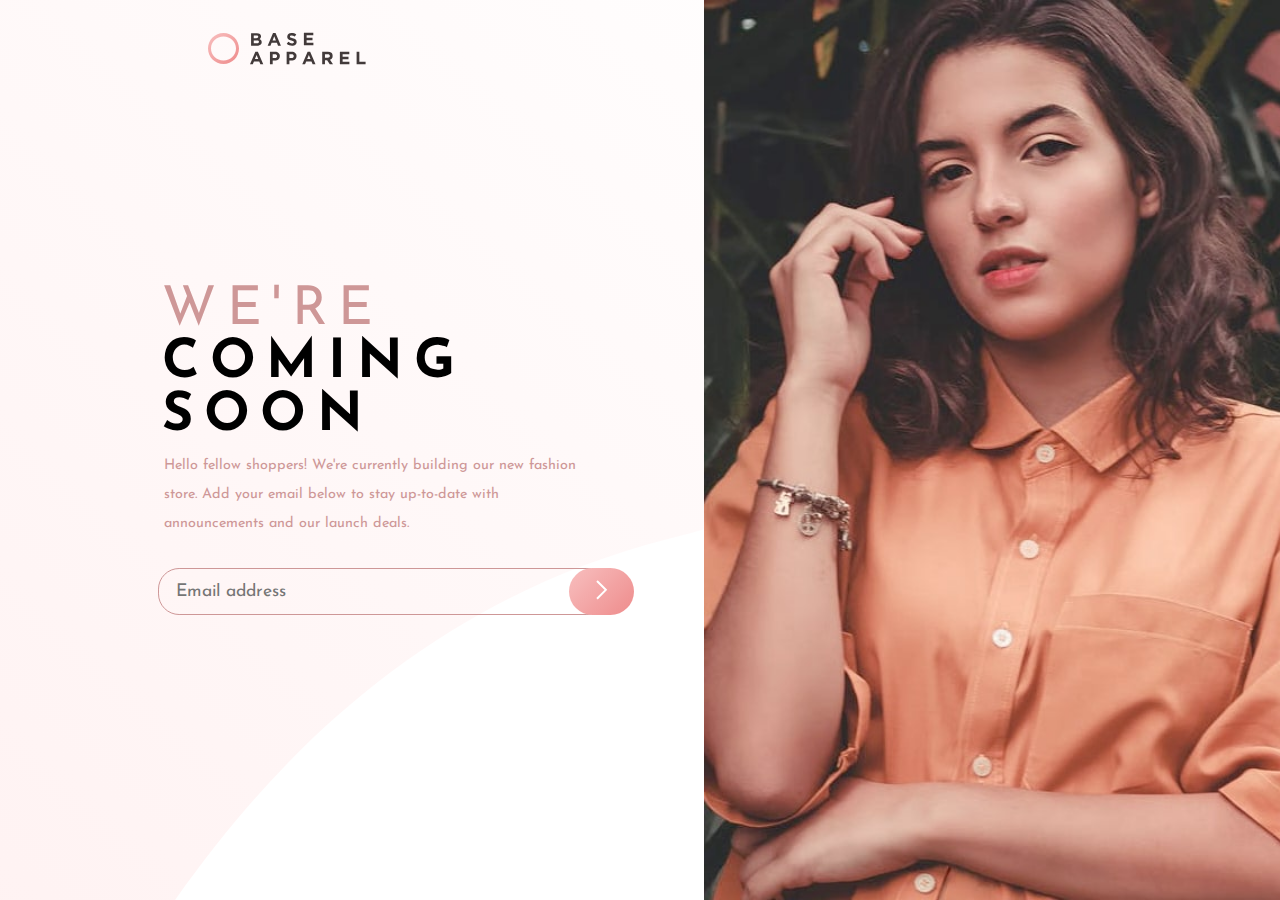
<file: index.html>
<!DOCTYPE html>
<html lang="en">
<head>
    <link rel="preconnect" href="https://fonts.googleapis.com">
<link rel="preconnect" href="https://fonts.gstatic.com" crossorigin>
<link href="https://fonts.googleapis.com/css2?family=Josefin+Sans:ital,wght@0,100..700;1,100..700&display=swap" rel="stylesheet">
    <link rel="stylesheet" href="style.css">
    <meta charset="UTF-8">
    <meta name="viewport" content="width=device-width, initial-scale=1.0">
    <title>Base Apparel Coming Soon</title>
</head>
<body>
    <!--We're gonna try mobile first then use  media queries to do desktop if that doesn't work we'll try it the other way around-->
    <header>
        <img src="logo.svg" alt="">
    </header>
    <section>
        <div class="hero"></div>
        <div class="form">
            <h1>
                <pre class="pink">WE'RE</pre>
                <pre>COMING</pre>
                <pre>SOON</pre>
            </h1>
            <p>Hello fellow shoppers! We're currently building our new fashion store. 
                Add your email below to stay up-to-date with announcements and our launch deals.
            </p>
            <form id="emailForm" class="email pseudo" action="old.html"  onsubmit="return checkEmail()" ><input type="text" name="email" id="email" placeholder="Email address"><button id="submitButton" type="submit" class="submit pseudo"><img src="icon-arrow.svg" alt=""></button></form>
        </div>
    </section>
    <script src="script.js"></script>
</body>
</html>
</file>
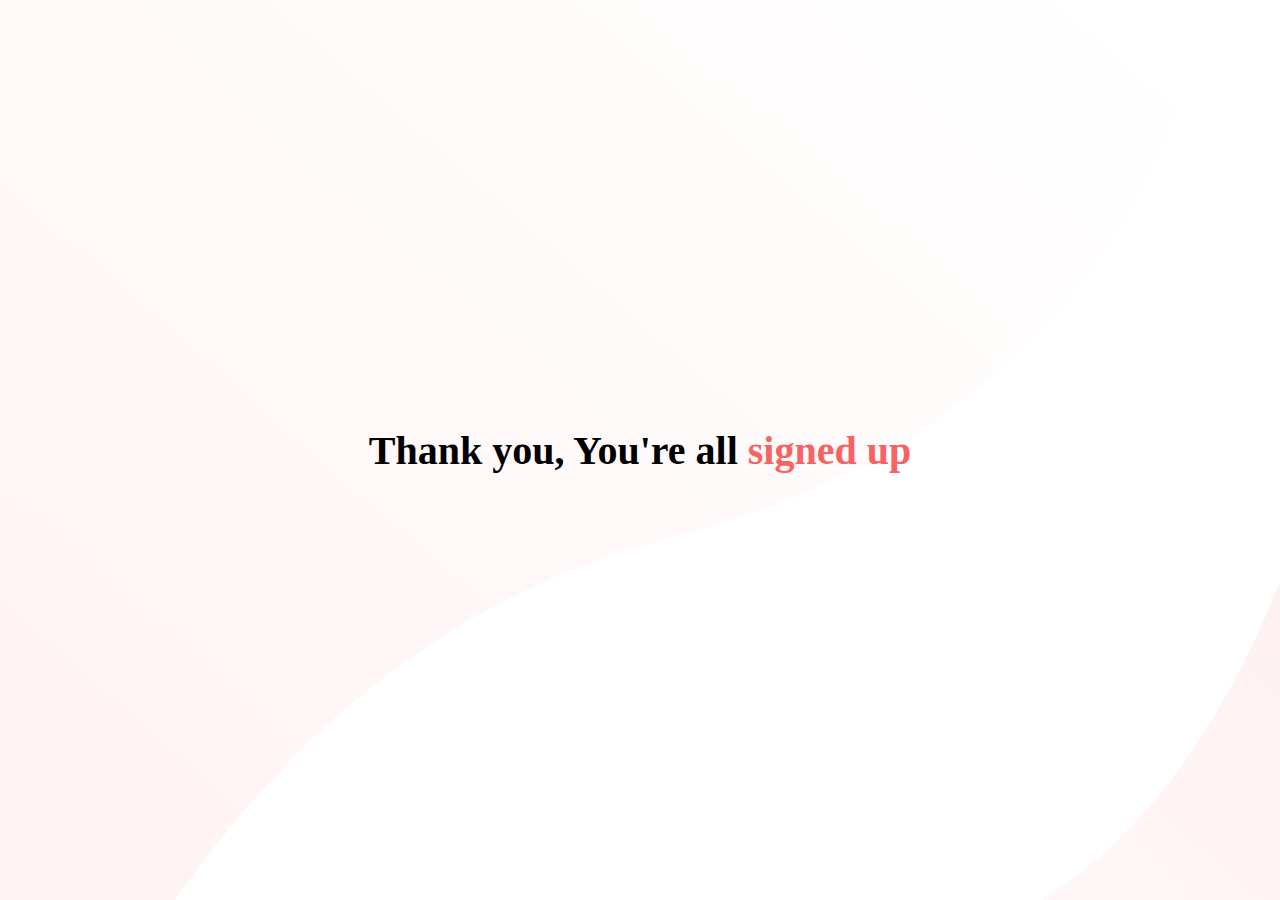
<file: old.html>
<!DOCTYPE html>
<html lang="en">
<head>
  <meta charset="UTF-8">
  <meta name="viewport" content="width=device-width, initial-scale=1.0"> <!-- displays site properly based on user's device -->

  <link rel="icon" type="image/png" sizes="32x32" href="./images/favicon-32x32.png">
  
  <title>Frontend Mentor | Base Apparel coming soon page</title>

  <!-- Feel free to remove these styles or customise in your own stylesheet 👍 -->
  <style>
    .attribution { font-size: 11px; text-align: center; }
    .attribution a { color: hsl(228, 45%, 44%); }
    body{background: url(bg-pattern-desktop.svg);
    background-size:cover;
  margin: 0;
padding: 0;}
    section{display: flex;
    align-items: center;
    height: 100vh;
  justify-content: center;}
    h1{font-family: century gothic;
    text-align: center;
    font-size: 2.5em;
     }
     span{
      color:hsl(0, 93%, 68%);
     }
  </style>
</head>
<body>
<section><h1>Thank you, You're all <span>signed up</span></h1></section>
</body>
</html>
</file>
<file: style.css>
*,*::after,*::before{
    box-sizing: border-box;
}
body{
    margin: 0;
    padding: 0;
    font-family: century gothic;
    color: hsl(0, 36%, 70%);
}
section{
    display: flex;
    flex-direction: column;
    margin: auto;
    align-items: center;
    width: 100%;
    background:  linear-gradient(135deg, hsl(0, 0%, 100%), hsl(0, 100%, 98%));
    height: 100vh;
}
header{
    padding: 1em;
}
div.hero{
    width: 100%;
    background: url(hero-mobile.jpg);
    background-size:cover;
    aspect-ratio: 3/2;
    min-height:250px;
    height: 100%;
}
pre{
    font-family: 'Josefin Sans', century gothic;
    text-align: center;
    font-size: 2em;
    padding: none;
    letter-spacing: .2em;
    margin: 0 auto;
    color: black;
    font-weight: light;
}
.pink{
    color: hsl(0, 36%, 70%);
    font-weight: lighter;
}
.form{padding:2em 1em;}
.form p{
    padding: 1em 3.5em;
    text-align: center;
    color:hsl(0, 36%, 70%);
    font-weight: 300;
    font-family: 'Josefin Sans', century gothic;
}
.email{
    display: flex;
    justify-content: center;
    padding-bottom: 2.5em;
    position: relative;
    width:100%;
    max-width: 450px;
    margin: auto;
}
input{
    color: hsl(0, 36%, 70%);
    border:1px hsl(0, 36%, 70%) solid;
    background:transparent;
    padding: .8em 6em;
    width:100%;
    max-width: none;
    padding-left: 1em;
    border-radius: 1.2em;
    font-size: 1.1em;
    font-family: 'Josefin Sans',century gothic;
}
button.submit{
    border: none;
    background: linear-gradient(135deg, hsl(0, 80%, 86%),hsl(0, 74%, 74%));
    border-radius: 2em;
    padding:0 2em;
    margin-left: -2.9em;
    transition: 1s;
    position: relative;
}
button.submit::after{
    content: url(icon-error.svg);
    position: absolute;
    left: -50%;
    }
    button.pseudo::after{
        opacity: 0;
        }
    form.email::before{
        content: "Please provide a valid email";
        position: absolute;
        top: 60%;
        left: 0%;
        display: flex;
        font-family: 'Josefin Sans',century gothic;
        color:hsl(0, 93%, 68%);
        font-weight: bold;
    }
    form.pseudo::before{
        opacity: 0;
    }
@media(min-width:1025px){
section{
    display: flex;
    flex-direction: row-reverse;
    height: 100vh;
    width: 100%;
    justify-content: center;
    background: url(bg-pattern-desktop.svg);
    background-size: cover;
}
header{
    position: fixed;
    left: 15%;
    padding: 2em 1em;
}
div.hero{
    background: url(hero-desktop.jpg);
    background-size:cover;
    width: 45%;
    aspect-ratio: 61/80;
    height: 100vh;
}
.form{
    display: flex;
    flex-direction: column;
    justify-content: center;
    align-items: center;
    width: 60%;
    padding: auto 1em;
    margin: auto;
}
h1{font-size: 1.2em;
margin-left: -4em;
margin-bottom: -1em;
margin-top: 2em;}
.form h1,.form p{
    text-align: left;
}
.form p{
    width: 520px;
    margin-left: 3em;
    line-height: 2em;
    font-size: 0.9em;
    padding:0 6.em;
    text-align: left;
    font-weight: 400;
}
pre{
    text-align: left;
    font-size: 2.8em;
}
.email{max-width: none;}
form.email::before{
    width:auto;
  left: 27%;
}
input[type="text"]{
    width: 450px;
   margin-left:5em;}

}
</file>
